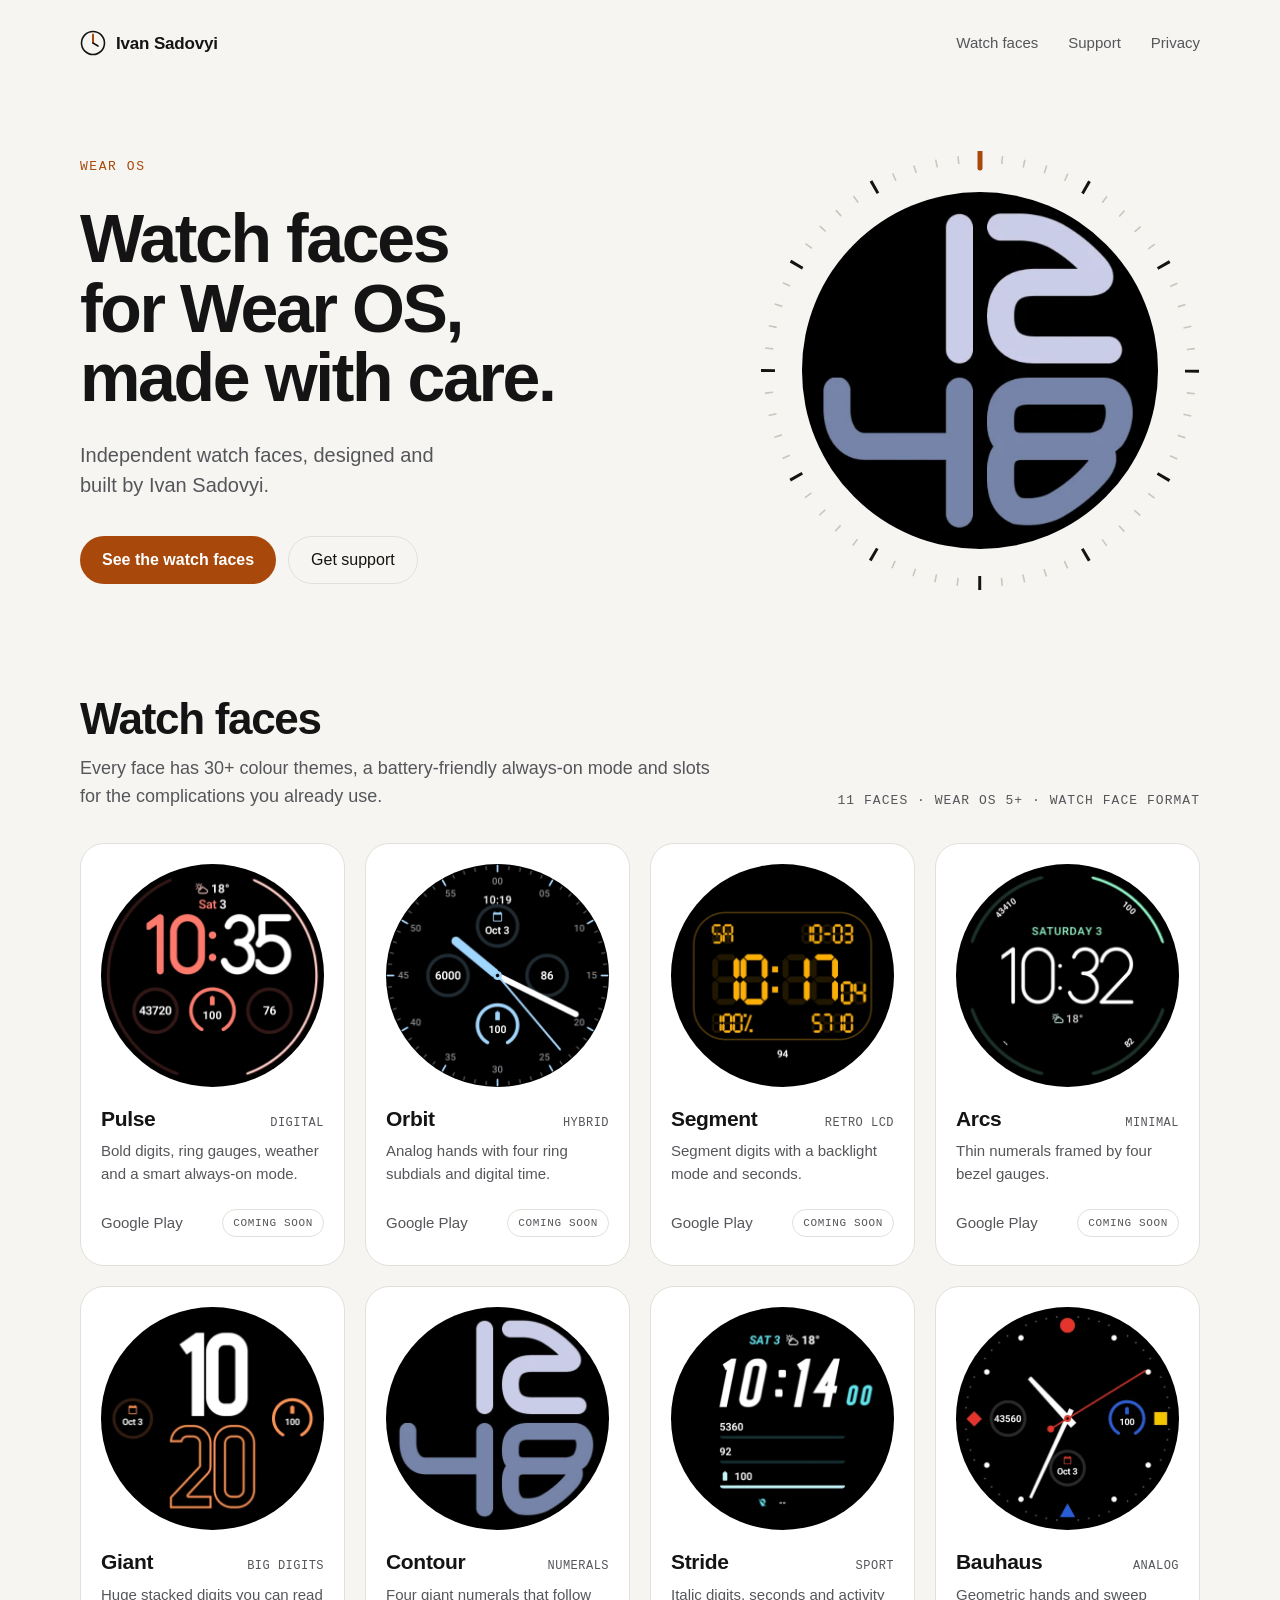
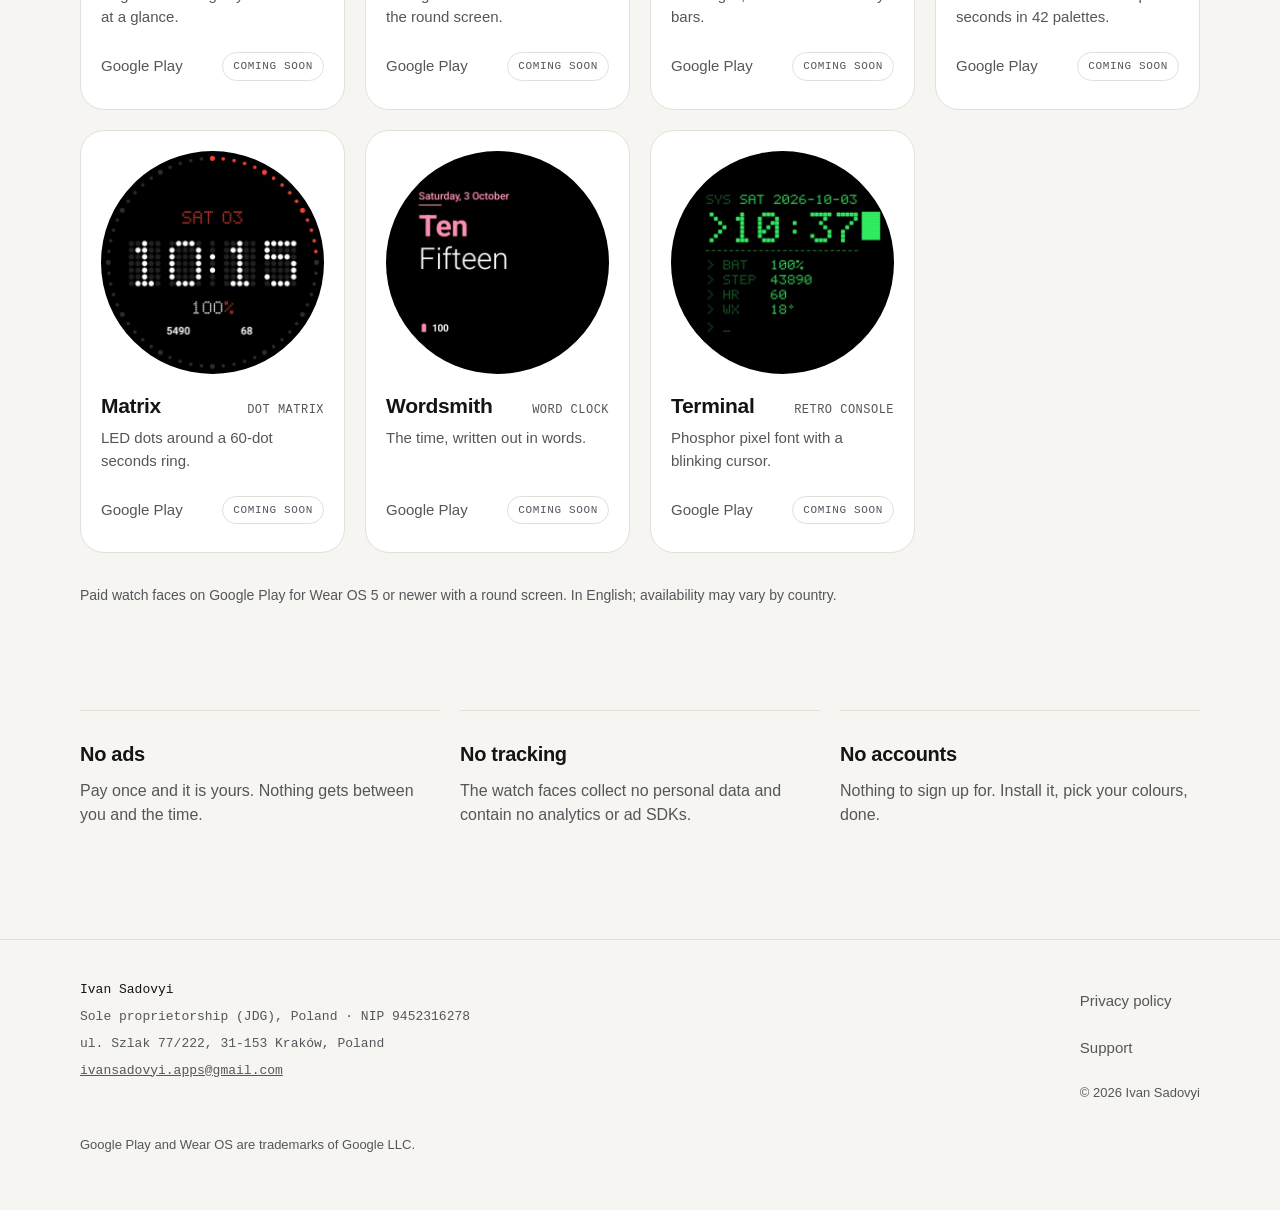
<file: index.html>
<!doctype html>
<html lang="en">
<head>
<meta charset="utf-8">
<meta name="viewport" content="width=device-width, initial-scale=1">
<title>Ivan Sadovyi — Watch faces for Wear OS</title>
<meta name="description" content="Independent Wear OS watch faces by Ivan Sadovyi: Pulse, Orbit, Contour, Wordsmith and more. 30+ colour themes, a battery-friendly always-on mode, no ads and no tracking.">
<link rel="canonical" href="https://ivansadovyi.github.io/">
<meta name="theme-color" content="#0a0a0b" media="(prefers-color-scheme: dark)">
<meta name="theme-color" content="#f6f5f2" media="(prefers-color-scheme: light)">
<meta property="og:type" content="website">
<meta property="og:site_name" content="Ivan Sadovyi">
<meta property="og:title" content="Watch faces for Wear OS, made with care">
<meta property="og:description" content="Independent Wear OS watch faces by Ivan Sadovyi. No ads, no tracking, no accounts.">
<meta property="og:url" content="https://ivansadovyi.github.io/">
<meta property="og:image" content="https://ivansadovyi.github.io/assets/og.png">
<meta property="og:image:width" content="1200">
<meta property="og:image:height" content="630">
<meta name="twitter:card" content="summary_large_image">
<link rel="icon" href="/favicon.svg" type="image/svg+xml">
<link rel="icon" href="/favicon-32.png" sizes="32x32" type="image/png">
<link rel="apple-touch-icon" href="/apple-touch-icon.png">
<link rel="stylesheet" href="/assets/site.css?v=4">
</head>
<body>
<a class="skip" href="#main">Skip to content</a>

<header class="wrap site-header">
<a class="brand" href="/" aria-label="Ivan Sadovyi, home">
<svg width="26" height="26" viewBox="0 0 26 26" aria-hidden="true"><circle cx="13" cy="13" r="11.5" fill="none" stroke="currentColor" stroke-width="1.6"/><line x1="13" y1="4.5" x2="13" y2="13" style="stroke: var(--accent)" stroke-width="2" stroke-linecap="round"/><line x1="13" y1="13" x2="18" y2="16" stroke="currentColor" stroke-width="1.6" stroke-linecap="round"/></svg>
<span>Ivan Sadovyi</span>
</a>
<nav class="site-nav" aria-label="Main">
<a href="/#faces">Watch faces</a>
<a href="/support/">Support</a>
<a href="/privacy/">Privacy</a>
</nav>
</header>

<main id="main">
<section class="wrap hero">
<div class="hero__text">
<div class="label label--accent">WEAR OS</div>
<h1>Watch faces for Wear&nbsp;OS, made with care.</h1>
<p class="hero__lede">Independent watch faces, designed and built by Ivan Sadovyi.</p>
<div class="hero__actions">
<a class="button button--primary" href="#faces">See the watch faces</a>
<a class="button button--ghost" href="/support/">Get support</a>
</div>
</div>
<div class="hero__art">
<div class="dial">
<svg viewBox="0 0 440 440" aria-hidden="true">
<circle class="minor" cx="220" cy="220" r="212" fill="none" stroke-width="8" stroke-dasharray="1.6 20.6007" stroke-dashoffset="0.8" transform="rotate(-90 220 220)"/>
<circle class="major" cx="220" cy="220" r="212" fill="none" stroke-width="14" stroke-dasharray="3 108.0033" stroke-dashoffset="1.5" transform="rotate(-90 220 220)"/>
<line class="noon" x1="220" y1="1" x2="220" y2="17" stroke-width="5" stroke-linecap="round"/>
</svg>
<img src="/assets/faces/contour.webp" width="454" height="454" alt="Contour watch face showing 12:48 in four giant numerals">
</div>
</div>
</section>

<section class="wrap section" id="faces">
<div class="section__head">
<div class="section__intro">
<h2>Watch faces</h2>
<p>Every face has 30+ colour themes, a battery-friendly always-on mode and slots for the complications you already use.</p>
</div>
<div class="label">11 FACES · WEAR OS 5+ · WATCH FACE FORMAT</div>
</div>

<div class="faces">
<article class="face" id="pulse" data-package="com.ivan.watchface.pulse">
<img src="/assets/faces/pulse.webp" width="454" height="454" loading="lazy" alt="Pulse watch face with large digits, weather and three ring gauges">
<div class="face__body">
<div class="face__title"><h3>Pulse</h3><span class="face__kind">DIGITAL</span></div>
<p>Bold digits, ring gauges, weather and a smart always-on mode.</p>
</div>
<div class="face__store"><span class="store-link store-link--soon">Google Play</span><span class="chip">COMING SOON</span></div>
</article>

<article class="face" id="orbit" data-package="com.ivan.watchface.orbit">
<img src="/assets/faces/orbit.webp" width="454" height="454" loading="lazy" alt="Orbit hybrid watch face with analog hands, digital time and ring subdials">
<div class="face__body">
<div class="face__title"><h3>Orbit</h3><span class="face__kind">HYBRID</span></div>
<p>Analog hands with four ring subdials and digital time.</p>
</div>
<div class="face__store"><span class="store-link store-link--soon">Google Play</span><span class="chip">COMING SOON</span></div>
</article>

<article class="face" id="segment" data-package="com.ivan.watchface.segment">
<img src="/assets/faces/segment.webp" width="454" height="454" loading="lazy" alt="Segment watch face with retro LCD segment digits">
<div class="face__body">
<div class="face__title"><h3>Segment</h3><span class="face__kind">RETRO LCD</span></div>
<p>Segment digits with a backlight mode and seconds.</p>
</div>
<div class="face__store"><span class="store-link store-link--soon">Google Play</span><span class="chip">COMING SOON</span></div>
</article>

<article class="face" id="arcs" data-package="com.ivan.watchface.arcs">
<img src="/assets/faces/arcs.webp" width="454" height="454" loading="lazy" alt="Arcs watch face with thin numerals and gauges along the bezel">
<div class="face__body">
<div class="face__title"><h3>Arcs</h3><span class="face__kind">MINIMAL</span></div>
<p>Thin numerals framed by four bezel gauges.</p>
</div>
<div class="face__store"><span class="store-link store-link--soon">Google Play</span><span class="chip">COMING SOON</span></div>
</article>

<article class="face" id="giant" data-package="com.ivan.watchface.giant">
<img src="/assets/faces/giant.webp" width="454" height="454" loading="lazy" alt="Giant watch face with huge stacked hour and minute digits">
<div class="face__body">
<div class="face__title"><h3>Giant</h3><span class="face__kind">BIG DIGITS</span></div>
<p>Huge stacked digits you can read at a glance.</p>
</div>
<div class="face__store"><span class="store-link store-link--soon">Google Play</span><span class="chip">COMING SOON</span></div>
</article>

<article class="face" id="contour" data-package="com.ivan.watchface.contour">
<img src="/assets/faces/contour.webp" width="454" height="454" loading="lazy" alt="Contour watch face with four giant numerals filling the round screen">
<div class="face__body">
<div class="face__title"><h3>Contour</h3><span class="face__kind">NUMERALS</span></div>
<p>Four giant numerals that follow the round screen.</p>
</div>
<div class="face__store"><span class="store-link store-link--soon">Google Play</span><span class="chip">COMING SOON</span></div>
</article>

<article class="face" id="stride" data-package="com.ivan.watchface.stride">
<img src="/assets/faces/stride.webp" width="454" height="454" loading="lazy" alt="Stride sport watch face with italic digits and activity bars">
<div class="face__body">
<div class="face__title"><h3>Stride</h3><span class="face__kind">SPORT</span></div>
<p>Italic digits, seconds and activity bars.</p>
</div>
<div class="face__store"><span class="store-link store-link--soon">Google Play</span><span class="chip">COMING SOON</span></div>
</article>

<article class="face" id="bauhaus" data-package="com.ivan.watchface.bauhaus">
<img src="/assets/faces/bauhaus.webp" width="454" height="454" loading="lazy" alt="Bauhaus analog watch face with geometric hour markers">
<div class="face__body">
<div class="face__title"><h3>Bauhaus</h3><span class="face__kind">ANALOG</span></div>
<p>Geometric hands and sweep seconds in 42 palettes.</p>
</div>
<div class="face__store"><span class="store-link store-link--soon">Google Play</span><span class="chip">COMING SOON</span></div>
</article>

<article class="face" id="matrix" data-package="com.ivan.watchface.matrix">
<img src="/assets/faces/matrix.webp" width="454" height="454" loading="lazy" alt="Matrix watch face with dot-matrix digits and a dotted seconds ring">
<div class="face__body">
<div class="face__title"><h3>Matrix</h3><span class="face__kind">DOT MATRIX</span></div>
<p>LED dots around a 60-dot seconds ring.</p>
</div>
<div class="face__store"><span class="store-link store-link--soon">Google Play</span><span class="chip">COMING SOON</span></div>
</article>

<article class="face" id="wordsmith" data-package="com.ivan.watchface.wordsmith">
<img src="/assets/faces/wordsmith.webp" width="454" height="454" loading="lazy" alt="Wordsmith watch face showing the time written out in words">
<div class="face__body">
<div class="face__title"><h3>Wordsmith</h3><span class="face__kind">WORD CLOCK</span></div>
<p>The time, written out in words.</p>
</div>
<div class="face__store"><span class="store-link store-link--soon">Google Play</span><span class="chip">COMING SOON</span></div>
</article>

<article class="face" id="terminal" data-package="com.ivan.watchface.terminal">
<img src="/assets/faces/terminal.webp" width="454" height="454" loading="lazy" alt="Terminal watch face with console-style text and a cursor">
<div class="face__body">
<div class="face__title"><h3>Terminal</h3><span class="face__kind">RETRO CONSOLE</span></div>
<p>Phosphor pixel font with a blinking cursor.</p>
</div>
<div class="face__store"><span class="store-link store-link--soon">Google Play</span><span class="chip">COMING SOON</span></div>
</article>
</div>
<p class="faces__note">Paid watch faces on Google Play for Wear OS 5 or newer with a round screen. In English; availability may vary by country.</p>
</section>

<section class="wrap promises" aria-label="Promises">
<div>
<h3>No ads</h3>
<p>Pay once and it is yours. Nothing gets between you and the time.</p>
</div>
<div>
<h3>No tracking</h3>
<p>The watch faces collect no personal data and contain no analytics or ad SDKs.</p>
</div>
<div>
<h3>No accounts</h3>
<p>Nothing to sign up for. Install it, pick your colours, done.</p>
</div>
</section>
</main>

<footer class="site-footer">
<div class="wrap">
<address class="legal">
<strong>Ivan Sadovyi</strong>
<span>Sole proprietorship (JDG), Poland · NIP 9452316278</span>
<span>ul. Szlak 77/222, 31-153 Kraków, Poland</span>
<a href="mailto:ivansadovyi.apps@gmail.com">ivansadovyi.apps@gmail.com</a>
</address>
<div class="footer-links">
<a href="/privacy/">Privacy policy</a>
<a href="/support/">Support</a>
<small>© 2026 Ivan Sadovyi</small>
</div>
<p class="fineprint">Google Play and Wear OS are trademarks of Google LLC.</p>
</div>
</footer>
</body>
</html>
</file>
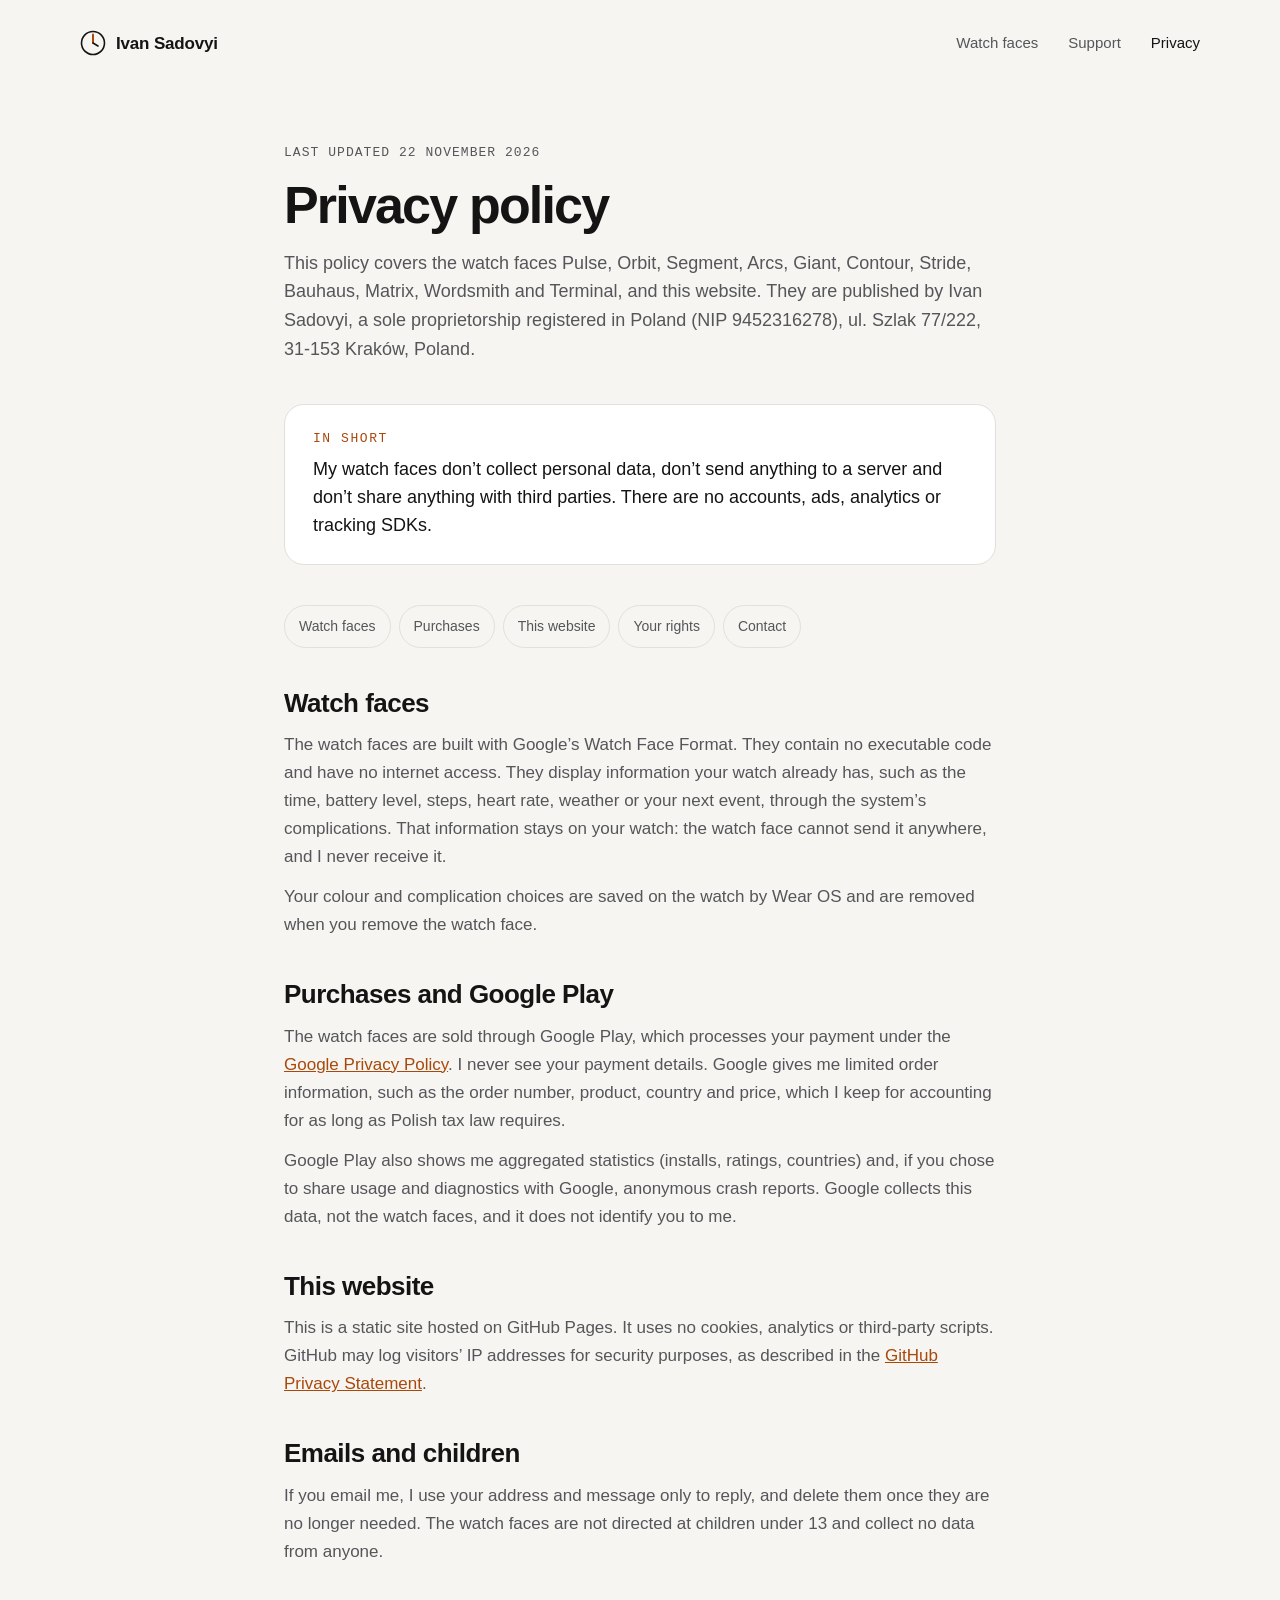
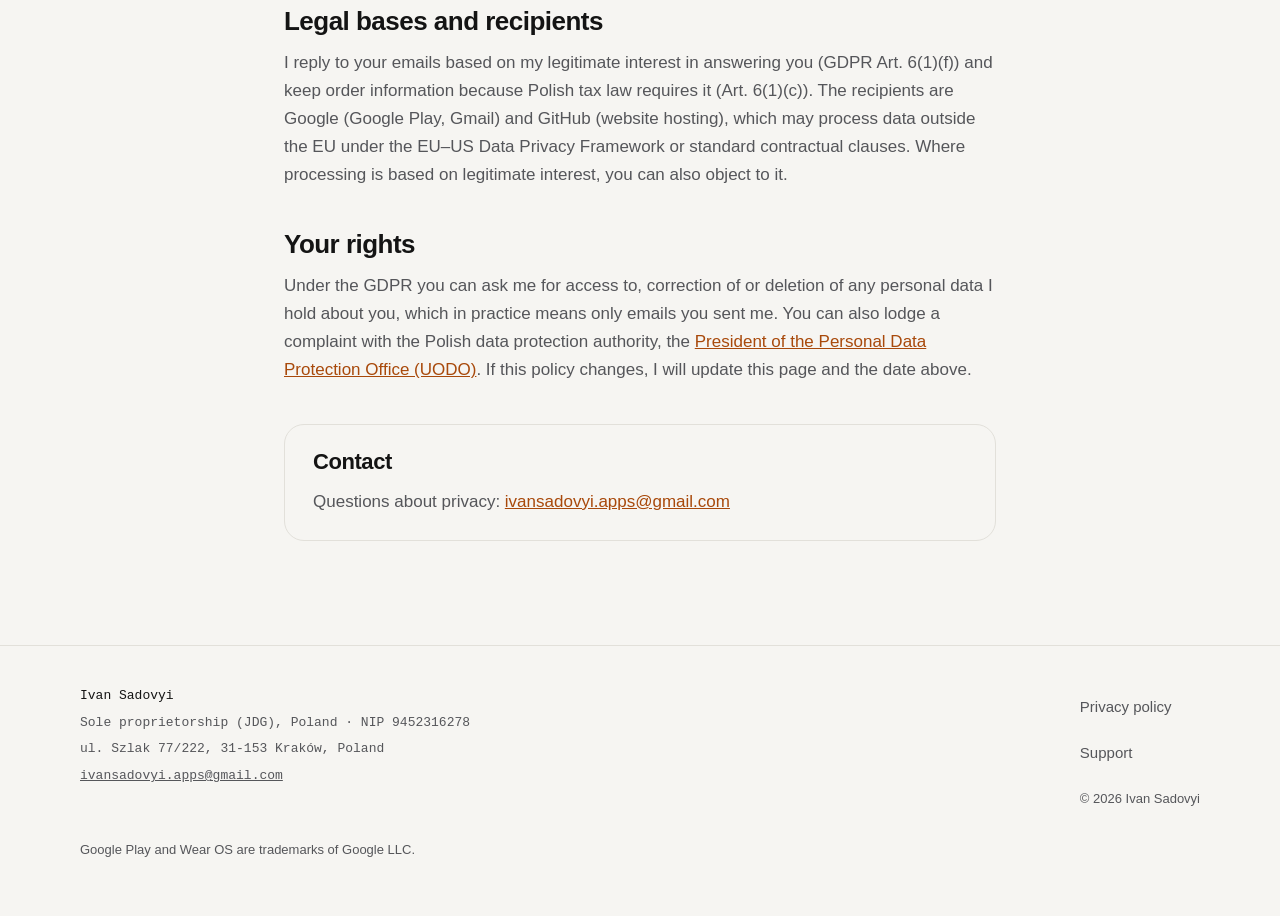
<file: privacy/index.html>
<!doctype html>
<html lang="en">
<head>
<meta charset="utf-8">
<meta name="viewport" content="width=device-width, initial-scale=1">
<title>Privacy policy — Ivan Sadovyi</title>
<meta name="description" content="Privacy policy for the Wear OS watch faces by Ivan Sadovyi: no personal data is collected, stored or shared.">
<link rel="canonical" href="https://ivansadovyi.github.io/privacy/">
<meta name="theme-color" content="#0a0a0b" media="(prefers-color-scheme: dark)">
<meta name="theme-color" content="#f6f5f2" media="(prefers-color-scheme: light)">
<meta property="og:type" content="article">
<meta property="og:site_name" content="Ivan Sadovyi">
<meta property="og:title" content="Privacy policy">
<meta property="og:url" content="https://ivansadovyi.github.io/privacy/">
<meta property="og:image" content="https://ivansadovyi.github.io/assets/og.png">
<link rel="icon" href="/favicon.svg" type="image/svg+xml">
<link rel="icon" href="/favicon-32.png" sizes="32x32" type="image/png">
<link rel="apple-touch-icon" href="/apple-touch-icon.png">
<link rel="stylesheet" href="/assets/site.css?v=4">
</head>
<body>
<a class="skip" href="#main">Skip to content</a>

<header class="wrap site-header">
<a class="brand" href="/" aria-label="Ivan Sadovyi, home">
<svg width="26" height="26" viewBox="0 0 26 26" aria-hidden="true"><circle cx="13" cy="13" r="11.5" fill="none" stroke="currentColor" stroke-width="1.6"/><line x1="13" y1="4.5" x2="13" y2="13" style="stroke: var(--accent)" stroke-width="2" stroke-linecap="round"/><line x1="13" y1="13" x2="18" y2="16" stroke="currentColor" stroke-width="1.6" stroke-linecap="round"/></svg>
<span>Ivan Sadovyi</span>
</a>
<nav class="site-nav" aria-label="Main">
<a href="/#faces">Watch faces</a>
<a href="/support/">Support</a>
<a href="/privacy/" aria-current="page">Privacy</a>
</nav>
</header>

<main id="main" class="doc">
<div class="doc__head">
<div class="label">LAST UPDATED 22 NOVEMBER 2026</div>
<h1>Privacy policy</h1>
<p>This policy covers the watch faces Pulse, Orbit, Segment, Arcs, Giant, Contour, Stride, Bauhaus, Matrix, Wordsmith and Terminal, and this website. They are published by Ivan Sadovyi, a sole proprietorship registered in Poland (NIP 9452316278), ul. Szlak 77/222, 31-153 Kraków, Poland.</p>
</div>

<div class="callout">
<div class="label label--accent">IN SHORT</div>
<p>My watch faces don’t collect personal data, don’t send anything to a server and don’t share anything with third parties. There are no accounts, ads, analytics or tracking SDKs.</p>
</div>

<nav class="toc" aria-label="On this page">
<a href="#watch-faces">Watch faces</a>
<a href="#purchases">Purchases</a>
<a href="#website">This website</a>
<a href="#rights">Your rights</a>
<a href="#contact">Contact</a>
</nav>

<section id="watch-faces">
<h2>Watch faces</h2>
<p>The watch faces are built with Google’s Watch Face Format. They contain no executable code and have no internet access. They display information your watch already has, such as the time, battery level, steps, heart rate, weather or your next event, through the system’s complications. That information stays on your watch: the watch face cannot send it anywhere, and I never receive it.</p>
<p>Your colour and complication choices are saved on the watch by Wear OS and are removed when you remove the watch face.</p>
</section>

<section id="purchases">
<h2>Purchases and Google Play</h2>
<p>The watch faces are sold through Google Play, which processes your payment under the <a href="https://policies.google.com/privacy">Google Privacy Policy</a>. I never see your payment details. Google gives me limited order information, such as the order number, product, country and price, which I keep for accounting for as long as Polish tax law requires.</p>
<p>Google Play also shows me aggregated statistics (installs, ratings, countries) and, if you chose to share usage and diagnostics with Google, anonymous crash reports. Google collects this data, not the watch faces, and it does not identify you to me.</p>
</section>

<section id="website">
<h2>This website</h2>
<p>This is a static site hosted on GitHub Pages. It uses no cookies, analytics or third-party scripts. GitHub may log visitors’ IP addresses for security purposes, as described in the <a href="https://docs.github.com/en/site-policy/privacy-policies/github-general-privacy-statement">GitHub Privacy Statement</a>.</p>
</section>

<section id="emails">
<h2>Emails and children</h2>
<p>If you email me, I use your address and message only to reply, and delete them once they are no longer needed. The watch faces are not directed at children under 13 and collect no data from anyone.</p>
</section>

<section id="legal-bases">
<h2>Legal bases and recipients</h2>
<p>I reply to your emails based on my legitimate interest in answering you (GDPR Art. 6(1)(f)) and keep order information because Polish tax law requires it (Art. 6(1)(c)). The recipients are Google (Google Play, Gmail) and GitHub (website hosting), which may process data outside the EU under the EU–US Data Privacy Framework or standard contractual clauses. Where processing is based on legitimate interest, you can also object to it.</p>
</section>

<section id="rights">
<h2>Your rights</h2>
<p>Under the GDPR you can ask me for access to, correction of or deletion of any personal data I hold about you, which in practice means only emails you sent me. You can also lodge a complaint with the Polish data protection authority, the <a href="https://uodo.gov.pl/en">President of the Personal Data Protection Office (UODO)</a>. If this policy changes, I will update this page and the date above.</p>
</section>

<section id="contact" class="contact-box">
<h2>Contact</h2>
<p>Questions about privacy: <a href="mailto:ivansadovyi.apps@gmail.com">ivansadovyi.apps@gmail.com</a></p>
</section>
</main>

<footer class="site-footer">
<div class="wrap">
<address class="legal">
<strong>Ivan Sadovyi</strong>
<span>Sole proprietorship (JDG), Poland · NIP 9452316278</span>
<span>ul. Szlak 77/222, 31-153 Kraków, Poland</span>
<a href="mailto:ivansadovyi.apps@gmail.com">ivansadovyi.apps@gmail.com</a>
</address>
<div class="footer-links">
<a href="/privacy/">Privacy policy</a>
<a href="/support/">Support</a>
<small>© 2026 Ivan Sadovyi</small>
</div>
<p class="fineprint">Google Play and Wear OS are trademarks of Google LLC.</p>
</div>
</footer>
</body>
</html>
</file>
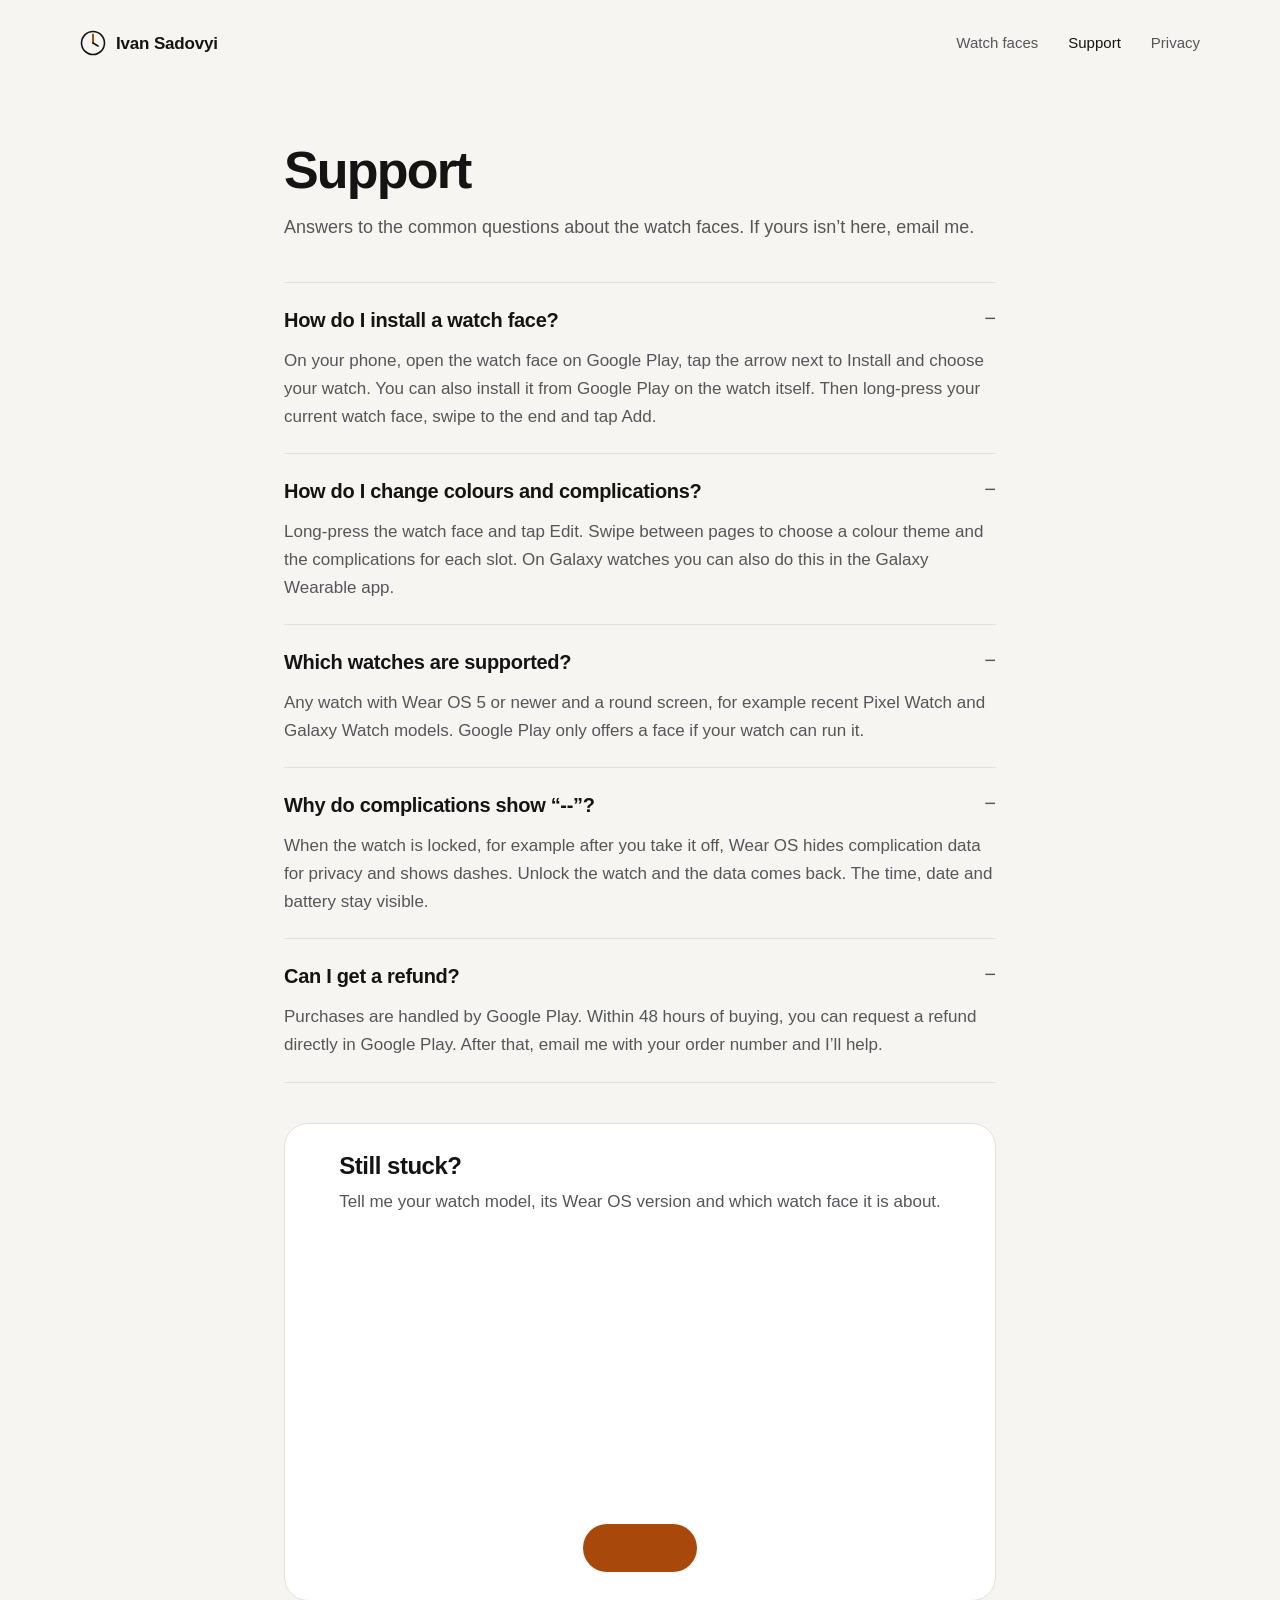
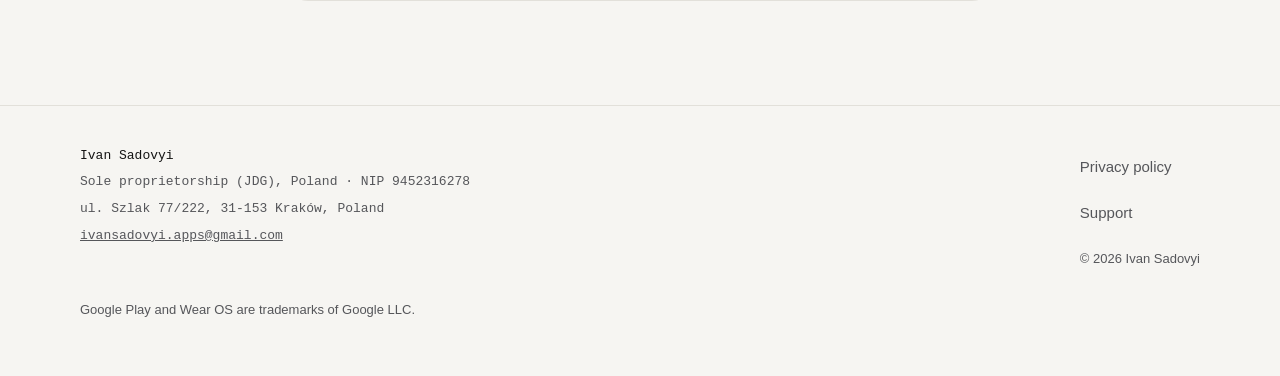
<file: support/index.html>
<!doctype html>
<html lang="en">
<head>
<meta charset="utf-8">
<meta name="viewport" content="width=device-width, initial-scale=1">
<title>Support — Ivan Sadovyi</title>
<meta name="description" content="Help with the Wear OS watch faces by Ivan Sadovyi: installing, customising, compatibility, refunds and contact.">
<link rel="canonical" href="https://ivansadovyi.github.io/support/">
<meta name="theme-color" content="#0a0a0b" media="(prefers-color-scheme: dark)">
<meta name="theme-color" content="#f6f5f2" media="(prefers-color-scheme: light)">
<meta property="og:type" content="website">
<meta property="og:site_name" content="Ivan Sadovyi">
<meta property="og:title" content="Support">
<meta property="og:url" content="https://ivansadovyi.github.io/support/">
<meta property="og:image" content="https://ivansadovyi.github.io/assets/og.png">
<link rel="icon" href="/favicon.svg" type="image/svg+xml">
<link rel="icon" href="/favicon-32.png" sizes="32x32" type="image/png">
<link rel="apple-touch-icon" href="/apple-touch-icon.png">
<link rel="stylesheet" href="/assets/site.css?v=4">
</head>
<body>
<a class="skip" href="#main">Skip to content</a>

<header class="wrap site-header">
<a class="brand" href="/" aria-label="Ivan Sadovyi, home">
<svg width="26" height="26" viewBox="0 0 26 26" aria-hidden="true"><circle cx="13" cy="13" r="11.5" fill="none" stroke="currentColor" stroke-width="1.6"/><line x1="13" y1="4.5" x2="13" y2="13" style="stroke: var(--accent)" stroke-width="2" stroke-linecap="round"/><line x1="13" y1="13" x2="18" y2="16" stroke="currentColor" stroke-width="1.6" stroke-linecap="round"/></svg>
<span>Ivan Sadovyi</span>
</a>
<nav class="site-nav" aria-label="Main">
<a href="/#faces">Watch faces</a>
<a href="/support/" aria-current="page">Support</a>
<a href="/privacy/">Privacy</a>
</nav>
</header>

<main id="main" class="doc">
<div class="doc__head">
<h1>Support</h1>
<p>Answers to the common questions about the watch faces. If yours isn’t here, email me.</p>
</div>

<div class="faq">
<details id="install" open>
<summary>How do I install a watch face?</summary>
<p>On your phone, open the watch face on Google Play, tap the arrow next to Install and choose your watch. You can also install it from Google Play on the watch itself. Then long-press your current watch face, swipe to the end and tap Add.</p>
</details>
<details id="customise" open>
<summary>How do I change colours and complications?</summary>
<p>Long-press the watch face and tap Edit. Swipe between pages to choose a colour theme and the complications for each slot. On Galaxy watches you can also do this in the Galaxy Wearable app.</p>
</details>
<details id="compatibility" open>
<summary>Which watches are supported?</summary>
<p>Any watch with Wear OS 5 or newer and a round screen, for example recent Pixel Watch and Galaxy Watch models. Google Play only offers a face if your watch can run it.</p>
</details>
<details id="dashes" open>
<summary>Why do complications show “--”?</summary>
<p>When the watch is locked, for example after you take it off, Wear OS hides complication data for privacy and shows dashes. Unlock the watch and the data comes back. The time, date and battery stay visible.</p>
</details>
<details id="refunds" open>
<summary>Can I get a refund?</summary>
<p>Purchases are handled by Google Play. Within 48 hours of buying, you can request a refund directly in Google Play. After that, email me with your order number and I’ll help.</p>
</details>
</div>

<section class="help" aria-labelledby="help-title">
<div>
<h2 id="help-title">Still stuck?</h2>
<p>Tell me your watch model, its Wear OS version and which watch face it is about.</p>
</div>
<a class="button button--primary" href="mailto:ivansadovyi.apps@gmail.com?subject=Watch%20face%20support">Email me</a>
</section>
</main>

<footer class="site-footer">
<div class="wrap">
<address class="legal">
<strong>Ivan Sadovyi</strong>
<span>Sole proprietorship (JDG), Poland · NIP 9452316278</span>
<span>ul. Szlak 77/222, 31-153 Kraków, Poland</span>
<a href="mailto:ivansadovyi.apps@gmail.com">ivansadovyi.apps@gmail.com</a>
</address>
<div class="footer-links">
<a href="/privacy/">Privacy policy</a>
<a href="/support/">Support</a>
<small>© 2026 Ivan Sadovyi</small>
</div>
<p class="fineprint">Google Play and Wear OS are trademarks of Google LLC.</p>
</div>
</footer>
</body>
</html>
</file>
<file: assets/site.css>
:root {
  color-scheme: dark light;
  --bg: #0a0a0b;
  --surface: #131315;
  --line: #26262a;
  --tick: #3a3a40;
  --text: #f2f2f0;
  --muted: #a1a1a6;
  --accent: #ff8a3d;
  --ink: #0a0a0b;
  --sans: ui-sans-serif, -apple-system, BlinkMacSystemFont, "Segoe UI", Roboto, Helvetica, Arial, sans-serif;
  --mono: ui-monospace, "SF Mono", Menlo, Consolas, "Liberation Mono", monospace;
  --wrap: 1168px;
  --gutter: 24px;
}

@media (prefers-color-scheme: light) {
  :root {
    --bg: #f6f5f2;
    --surface: #ffffff;
    --line: #e2e0da;
    --tick: #c9c6be;
    --text: #141414;
    --muted: #55565a;
    --accent: #a8490b;
    --ink: #ffffff;
  }
}

*, *::before, *::after { box-sizing: border-box; }

html { -webkit-text-size-adjust: 100%; scroll-behavior: smooth; }

body {
  margin: 0;
  background: var(--bg);
  color: var(--text);
  font-family: var(--sans);
  font-size: 16px;
  line-height: 1.5;
  -webkit-font-smoothing: antialiased;
}

img { display: block; max-width: 100%; height: auto; }

a { color: inherit; }
a:hover { opacity: 0.85; }
:focus-visible { outline: 2px solid var(--accent); outline-offset: 3px; border-radius: 6px; }

h1, h2, h3, p { margin: 0; }
h1, h2 { text-wrap: balance; }

.skip {
  position: absolute;
  left: 12px;
  top: -100px;
  padding: 10px 14px;
  border-radius: 10px;
  background: var(--accent);
  color: var(--ink);
  font-weight: 600;
  text-decoration: none;
  z-index: 10;
}
.skip:focus { top: 12px; }

.wrap { max-width: var(--wrap); margin: 0 auto; padding: 0 var(--gutter); }

.label {
  font-family: var(--mono);
  font-size: 13px;
  letter-spacing: 0.08em;
  color: var(--muted);
}
.label--accent { color: var(--accent); letter-spacing: 0.12em; }

.chip {
  padding: 5px 10px;
  border: 1px solid var(--line);
  border-radius: 999px;
  font-family: var(--mono);
  font-size: 11px;
  letter-spacing: 0.06em;
  color: var(--muted);
  white-space: nowrap;
}

.button {
  display: inline-flex;
  align-items: center;
  min-height: 48px;
  padding: 0 22px;
  border-radius: 999px;
  font-size: 16px;
  font-weight: 600;
  text-decoration: none;
}
.button--primary { background: var(--accent); color: var(--ink); }
.button--ghost { border: 1px solid var(--line); color: var(--text); font-weight: 500; }

/* Header */

.site-header {
  display: flex;
  flex-wrap: wrap;
  gap: 4px 12px;
  align-items: center;
  justify-content: space-between;
  padding-top: 20px;
  padding-bottom: 20px;
}

.brand {
  display: flex;
  align-items: center;
  gap: 10px;
  min-height: 44px;
  font-size: 17px;
  font-weight: 600;
  letter-spacing: -0.01em;
  text-decoration: none;
}
.brand svg { flex: none; }

.site-nav { display: flex; flex-wrap: wrap; gap: 2px; margin-right: -14px; font-size: 15px; }
.site-nav a { padding: 12px 14px; color: var(--muted); text-decoration: none; }
.site-nav a[aria-current="page"] { color: var(--text); }

/* Home */

.hero {
  display: flex;
  flex-wrap: wrap;
  gap: 56px;
  align-items: center;
  padding-top: 64px;
  padding-bottom: 104px;
}
.hero__text { flex: 1 1 520px; min-width: 0; display: flex; flex-direction: column; gap: 28px; }
.hero h1 {
  font-size: clamp(42px, 6.4vw, 68px);
  line-height: 1.02;
  font-weight: 650;
  letter-spacing: -0.035em;
}
.hero__lede { max-width: 34ch; font-size: clamp(17px, 2vw, 20px); color: var(--muted); }
.hero__actions { display: flex; flex-wrap: wrap; gap: 12px; padding-top: 8px; }
.hero__art { flex: 0 1 440px; min-width: 0; margin: 0 auto; }

.dial { position: relative; width: 440px; max-width: 100%; aspect-ratio: 1; }
.dial svg { position: absolute; inset: 0; width: 100%; height: 100%; }
.dial img {
  position: absolute;
  left: 9.5%;
  top: 9.5%;
  width: 81%;
  height: 81%;
  border-radius: 50%;
  background: #000;
}
.dial .minor { stroke: var(--tick); }
.dial .major { stroke: var(--text); }
.dial .noon { stroke: var(--accent); }

.section { padding-bottom: 104px; display: flex; flex-direction: column; gap: 32px; scroll-margin-top: 16px; }
.section__head { display: flex; flex-wrap: wrap; gap: 16px 32px; align-items: flex-end; justify-content: space-between; }
.section__intro { display: flex; flex-direction: column; gap: 12px; max-width: 640px; }
.section h2 { font-size: clamp(32px, 4vw, 44px); line-height: 1.1; font-weight: 650; letter-spacing: -0.03em; }
.section__intro p { font-size: 18px; line-height: 1.55; color: var(--muted); }

.faces__note { font-size: 14px; color: var(--muted); }

.faces { display: grid; grid-template-columns: repeat(auto-fill, minmax(250px, 1fr)); gap: 20px; }

.face {
  display: flex;
  flex-direction: column;
  gap: 16px;
  padding: 20px;
  border: 1px solid var(--line);
  border-radius: 24px;
  background: var(--surface);
  scroll-margin-top: 16px;
}
.face img { width: 100%; aspect-ratio: 1; border-radius: 50%; background: #000; }
.face__body { display: flex; flex-direction: column; gap: 6px; }
.face__title { display: flex; align-items: baseline; justify-content: space-between; gap: 8px; }
.face h3 { font-size: 21px; font-weight: 620; letter-spacing: -0.015em; }
.face__kind { font-family: var(--mono); font-size: 12px; letter-spacing: 0.04em; color: var(--muted); text-align: right; }
.face__body p { font-size: 15px; color: var(--muted); }
.face__store { display: flex; align-items: center; justify-content: space-between; gap: 8px; margin-top: auto; min-height: 44px; }
.store-link { display: inline-flex; align-items: center; gap: 6px; min-height: 44px; font-size: 15px; font-weight: 600; color: var(--accent); text-decoration: none; }
.store-link--soon { color: var(--muted); font-weight: 500; }

.promises { display: grid; grid-template-columns: repeat(auto-fit, minmax(260px, 1fr)); gap: 20px; padding-bottom: 112px; }
.promises div { display: flex; flex-direction: column; gap: 10px; padding-top: 28px; border-top: 1px solid var(--line); }
.promises h3 { font-size: 20px; font-weight: 620; letter-spacing: -0.015em; }
.promises p { color: var(--muted); }

/* Document pages: privacy, support */

.doc { max-width: 760px; margin: 0 auto; padding: 56px var(--gutter) 104px; display: flex; flex-direction: column; gap: 40px; }
.doc__head { display: flex; flex-direction: column; gap: 16px; }
.doc h1 { font-size: clamp(40px, 6vw, 52px); line-height: 1.05; font-weight: 650; letter-spacing: -0.035em; }
.doc__head p { font-size: 18px; line-height: 1.6; color: var(--muted); }
.doc section { display: flex; flex-direction: column; gap: 12px; scroll-margin-top: 16px; }
.doc h2 { font-size: 26px; line-height: 1.2; font-weight: 640; letter-spacing: -0.02em; }
.doc section p { font-size: 17px; line-height: 1.65; color: var(--muted); }
.doc section a { color: var(--accent); }

.callout { display: flex; flex-direction: column; gap: 8px; padding: 24px 28px; border: 1px solid var(--line); border-radius: 20px; background: var(--surface); }
.callout p { font-size: 18px; line-height: 1.55; }

.toc { display: flex; flex-wrap: wrap; gap: 8px; }
.toc a { padding: 10px 14px; border: 1px solid var(--line); border-radius: 999px; font-size: 14px; color: var(--muted); text-decoration: none; }

.doc .contact-box { padding: 24px 28px; border: 1px solid var(--line); border-radius: 20px; }
.doc .contact-box h2 { font-size: 22px; }

.faq { border-top: 1px solid var(--line); }
.faq details { padding: 22px 0; border-bottom: 1px solid var(--line); }
.faq summary {
  display: flex;
  align-items: center;
  justify-content: space-between;
  gap: 16px;
  min-height: 28px;
  font-size: 20px;
  font-weight: 620;
  letter-spacing: -0.015em;
  cursor: pointer;
  list-style: none;
}
.faq summary::-webkit-details-marker { display: none; }
.faq summary::after { content: "+"; flex: none; font-family: var(--mono); font-weight: 400; color: var(--muted); }
.faq details[open] summary::after { content: "−"; }
.faq details p { margin-top: 12px; font-size: 17px; line-height: 1.65; color: var(--muted); }

.help {
  display: flex;
  flex-wrap: wrap;
  gap: 20px 32px;
  align-items: center;
  justify-content: space-between;
  padding: 28px;
  border: 1px solid var(--line);
  border-radius: 24px;
  background: var(--surface);
}
.help div { flex: 1 1 360px; min-width: 0; display: flex; flex-direction: column; gap: 8px; }
.help h2 { font-size: 24px; font-weight: 640; letter-spacing: -0.02em; }
.help p { color: var(--muted); }

/* Footer */

.site-footer { border-top: 1px solid var(--line); }
.site-footer .wrap { display: flex; flex-wrap: wrap; gap: 32px; justify-content: space-between; padding-top: 40px; padding-bottom: 56px; }
.legal { display: flex; flex-direction: column; gap: 6px; font-family: var(--mono); font-size: 13px; line-height: 1.6; color: var(--muted); font-style: normal; }
.legal strong { color: var(--text); font-weight: 500; }
.footer-links { display: flex; flex-direction: column; gap: 4px; align-items: flex-start; font-size: 15px; }
.footer-links a { padding: 10px 0; color: var(--muted); text-decoration: none; }
.footer-links small { padding-top: 10px; font-size: 13px; color: var(--muted); }
.fineprint { flex-basis: 100%; font-size: 13px; color: var(--muted); }

/* Phones */

@media (max-width: 560px) {
  :root { --gutter: 16px; }
  .site-nav { margin: 0 -14px; }
  .hero { gap: 32px; padding-top: 32px; padding-bottom: 64px; }
  .hero__actions .button { flex: 1 1 100%; justify-content: center; min-height: 52px; }
  .section { padding-bottom: 64px; gap: 20px; }
  .section__intro p { font-size: 16px; }
  .faces { grid-template-columns: repeat(2, minmax(0, 1fr)); gap: 12px; }
  .face { gap: 10px; padding: 12px; border-radius: 20px; }
  .face__title { flex-direction: column; gap: 2px; }
  .face h3 { font-size: 17px; }
  .face__kind { font-size: 11px; text-align: left; }
  .face__body p, .face__store .store-link--soon { display: none; }
  .face__store { min-height: 0; }
  .store-link { min-height: 36px; font-size: 14px; }
  .promises { padding-bottom: 72px; }
  .doc { padding-top: 32px; padding-bottom: 72px; gap: 32px; }
  .faq summary { font-size: 18px; }
}

@media (prefers-reduced-motion: reduce) {
  html { scroll-behavior: auto; }
}
</file>
